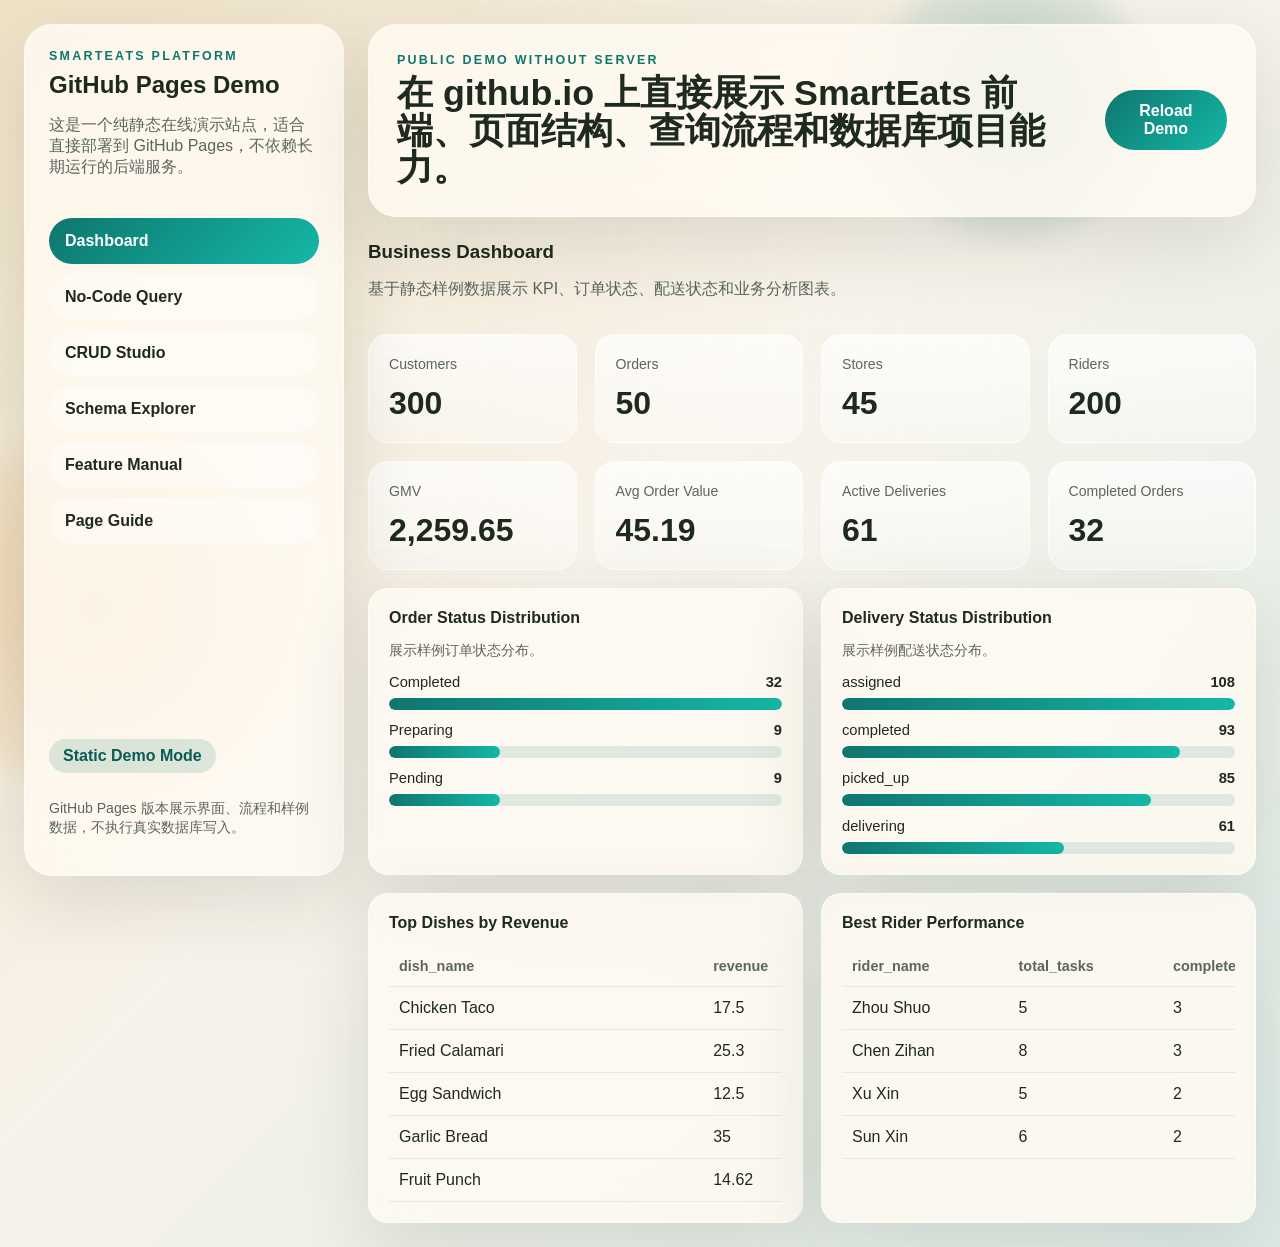
<file: docs/index.html>
<!DOCTYPE html>
<html lang="zh-CN">
<head>
  <meta charset="UTF-8">
  <meta name="viewport" content="width=device-width, initial-scale=1.0">
  <title>SmartEats GitHub Pages Demo</title>
  <link rel="stylesheet" href="./styles.css">
</head>
<body>
  <div class="background-orb orb-one"></div>
  <div class="background-orb orb-two"></div>
  <div class="background-grid"></div>

  <div class="app-shell">
    <aside class="sidebar">
      <div class="brand-card">
        <p class="eyebrow">SmartEats Platform</p>
        <h1>GitHub Pages Demo</h1>
        <p class="muted">这是一个纯静态在线演示站点，适合直接部署到 GitHub Pages，不依赖长期运行的后端服务。</p>
      </div>

      <nav class="nav-list">
        <button class="nav-item active" data-view="dashboard">Dashboard</button>
        <button class="nav-item" data-view="explorer">No-Code Query</button>
        <button class="nav-item" data-view="records">CRUD Studio</button>
        <button class="nav-item" data-view="schema">Schema Explorer</button>
        <button class="nav-item" data-view="manual">Feature Manual</button>
        <button class="nav-item" data-view="guide">Page Guide</button>
      </nav>

      <div class="sidebar-footer">
        <div class="status-pill success" id="health-pill">Static Demo Mode</div>
        <p class="small muted">GitHub Pages 版本展示界面、流程和样例数据，不执行真实数据库写入。</p>
      </div>
    </aside>

    <main class="main-panel">
      <header class="hero">
        <div>
          <p class="eyebrow">Public Demo Without Server</p>
          <h2>在 github.io 上直接展示 SmartEats 前端、页面结构、查询流程和数据库项目能力。</h2>
        </div>
        <div class="hero-actions">
          <button class="primary-btn" id="refresh-all-btn">Reload Demo</button>
        </div>
      </header>

      <section class="view active" id="view-dashboard">
        <div class="section-header">
          <div>
            <h3>Business Dashboard</h3>
            <p class="muted">基于静态样例数据展示 KPI、订单状态、配送状态和业务分析图表。</p>
          </div>
        </div>
        <div class="kpi-grid" id="kpi-grid"></div>
        <div class="grid-two">
          <article class="card">
            <div class="card-header">
              <h4>Order Status Distribution</h4>
              <p class="muted small">展示样例订单状态分布。</p>
            </div>
            <div id="order-status-chart" class="chart-stack"></div>
          </article>
          <article class="card">
            <div class="card-header">
              <h4>Delivery Status Distribution</h4>
              <p class="muted small">展示样例配送状态分布。</p>
            </div>
            <div id="delivery-status-chart" class="chart-stack"></div>
          </article>
        </div>
        <div class="grid-two">
          <article class="card">
            <div class="card-header">
              <h4>Top Dishes by Revenue</h4>
            </div>
            <div id="top-dishes-table" class="table-shell"></div>
          </article>
          <article class="card">
            <div class="card-header">
              <h4>Best Rider Performance</h4>
            </div>
            <div id="rider-performance-table" class="table-shell"></div>
          </article>
        </div>
      </section>

      <section class="view" id="view-explorer">
        <div class="section-header">
          <div>
            <h3>No-Code Query Builder</h3>
            <p class="muted">在 GitHub Pages 上仍可演示无代码查询体验，数据来自内置样例数据集。</p>
          </div>
        </div>
        <div class="card form-card">
          <div class="form-grid">
            <label>
              <span>Table</span>
              <select id="query-table"></select>
            </label>
            <label>
              <span>Search</span>
              <input id="query-search" type="text" placeholder="Search demo data...">
            </label>
            <label>
              <span>Sort By</span>
              <select id="query-sort"></select>
            </label>
            <label>
              <span>Direction</span>
              <select id="query-direction">
                <option value="asc">Ascending</option>
                <option value="desc">Descending</option>
              </select>
            </label>
            <label>
              <span>Page Size</span>
              <select id="query-page-size">
                <option value="5">5</option>
                <option value="10" selected>10</option>
                <option value="15">15</option>
              </select>
            </label>
          </div>
          <div class="filter-grid">
            <label>
              <span>Filter Field</span>
              <select id="filter-field"></select>
            </label>
            <label>
              <span>Operator</span>
              <select id="filter-operator">
                <option value="eq">Equals</option>
                <option value="ne">Not equal</option>
                <option value="lt">Less than</option>
                <option value="lte">Less than or equal</option>
                <option value="gt">Greater than</option>
                <option value="gte">Greater than or equal</option>
                <option value="like">Contains</option>
              </select>
            </label>
            <label>
              <span>Value</span>
              <input id="filter-value" type="text" placeholder="Filter value">
            </label>
            <div class="filter-actions">
              <button class="secondary-btn" id="add-filter-btn">Add Filter</button>
              <button class="ghost-btn" id="clear-filters-btn">Clear Filters</button>
            </div>
          </div>
          <div class="chips" id="active-filters"></div>
          <div class="form-actions">
            <button class="primary-btn" id="run-query-btn">Run Query</button>
          </div>
        </div>
        <div class="card">
          <div class="table-toolbar">
            <div id="query-meta" class="muted small"></div>
            <div class="pager">
              <button class="ghost-btn" id="prev-page-btn">Previous</button>
              <button class="ghost-btn" id="next-page-btn">Next</button>
            </div>
          </div>
          <div id="query-results" class="table-shell"></div>
        </div>
      </section>

      <section class="view" id="view-records">
        <div class="section-header">
          <div>
            <h3>CRUD Studio</h3>
            <p class="muted">GitHub Pages 模式下展示表单结构与交互流程，但不会提交到真实数据库。</p>
          </div>
        </div>
        <div class="grid-two">
          <article class="card form-card">
            <div class="card-header">
              <h4>Mutation Target</h4>
            </div>
            <div class="form-grid two-column">
              <label>
                <span>Table</span>
                <select id="crud-table"></select>
              </label>
              <label>
                <span>Action</span>
                <select id="crud-action">
                  <option value="create">Create</option>
                  <option value="update">Update</option>
                  <option value="delete">Delete</option>
                </select>
              </label>
            </div>
            <div class="subsection">
              <h5>Primary Key Fields</h5>
              <div id="crud-key-fields" class="dynamic-form"></div>
            </div>
            <div class="subsection">
              <h5>Value Fields</h5>
              <div id="crud-value-fields" class="dynamic-form"></div>
            </div>
            <div class="form-actions">
              <button class="primary-btn" id="run-mutation-btn">Simulate Action</button>
            </div>
          </article>
          <article class="card">
            <div class="card-header">
              <h4>Static Demo Notice</h4>
            </div>
            <ul class="feature-list">
              <li>这个页面展示真实系统的 CRUD 页面布局和输入字段结构。</li>
              <li>在 GitHub Pages 上不会直接修改数据库。</li>
              <li>适合老师、同学、评审在线看页面设计和操作流程。</li>
              <li>真实增删改功能需要运行 FastAPI 后端版本。</li>
            </ul>
            <div class="notice-box" id="mutation-result">GitHub Pages 模式下仅演示交互，不会写入数据。</div>
          </article>
        </div>
      </section>

      <section class="view" id="view-schema">
        <div class="section-header">
          <div>
            <h3>Schema Explorer</h3>
            <p class="muted">展示 SmartEats 核心表结构、字段类型、主键与可搜索列。</p>
          </div>
        </div>
        <div id="schema-grid" class="schema-grid"></div>
      </section>

      <section class="view" id="view-manual">
        <div class="section-header">
          <div>
            <h3>Feature Manual</h3>
            <p class="muted">总结站点功能、演示范围以及 GitHub Pages 版本和完整系统版之间的区别。</p>
          </div>
        </div>
        <div class="card">
          <div id="manual-list" class="manual-list"></div>
        </div>
      </section>

      <section class="view" id="view-guide">
        <div class="section-header">
          <div>
            <h3>Page Guide</h3>
            <p class="muted">专门说明网站中每一个页面的用途、适用对象和可展示内容。</p>
          </div>
        </div>
        <div id="page-guide" class="guide-grid"></div>
      </section>
    </main>
  </div>

  <div class="toast" id="toast"></div>
  <script src="./app.js" defer></script>
</body>
</html>
</file>
<file: docs/styles.css>
:root {
  --bg: #f5efe3;
  --panel: rgba(255, 250, 242, 0.82);
  --text: #1f2a1f;
  --muted: #5b665f;
  --accent: #0f766e;
  --accent-strong: #0a5b55;
  --secondary: #d97706;
  --line: rgba(31, 42, 31, 0.08);
  --shadow: 0 25px 80px rgba(35, 32, 20, 0.12);
  --radius-xl: 28px;
  --radius-lg: 20px;
  --radius-md: 14px;
}

* {
  box-sizing: border-box;
}

body {
  margin: 0;
  font-family: "Segoe UI", "Avenir Next", sans-serif;
  color: var(--text);
  background: linear-gradient(135deg, #efe2c6 0%, #f8f3ea 45%, #ddece7 100%);
  min-height: 100vh;
  overflow-x: hidden;
}

button,
input,
select,
textarea {
  font: inherit;
}

.background-orb {
  position: fixed;
  border-radius: 50%;
  filter: blur(12px);
  opacity: 0.5;
  pointer-events: none;
  animation: drift 14s ease-in-out infinite alternate;
}

.orb-one {
  width: 280px;
  height: 280px;
  top: -40px;
  right: 10%;
  background: radial-gradient(circle, rgba(15, 118, 110, 0.55), rgba(15, 118, 110, 0));
}

.orb-two {
  width: 360px;
  height: 360px;
  left: -80px;
  bottom: 12%;
  background: radial-gradient(circle, rgba(217, 119, 6, 0.45), rgba(217, 119, 6, 0));
  animation-duration: 18s;
}

.background-grid {
  position: fixed;
  inset: 0;
  background-image: linear-gradient(rgba(255, 255, 255, 0.2) 1px, transparent 1px), linear-gradient(90deg, rgba(255, 255, 255, 0.16) 1px, transparent 1px);
  background-size: 32px 32px;
  mask-image: radial-gradient(circle at center, black 45%, transparent 85%);
  pointer-events: none;
}

.app-shell {
  position: relative;
  display: grid;
  grid-template-columns: 320px 1fr;
  gap: 24px;
  padding: 24px;
}

.sidebar,
.card,
.hero {
  backdrop-filter: blur(18px);
  background: var(--panel);
  border: 1px solid rgba(255, 255, 255, 0.5);
  box-shadow: var(--shadow);
}

.sidebar {
  position: sticky;
  top: 24px;
  align-self: start;
  min-height: calc(100vh - 48px);
  padding: 24px;
  border-radius: var(--radius-xl);
  display: flex;
  flex-direction: column;
  gap: 24px;
}

.brand-card h1,
.hero h2,
.section-header h3,
.card-header h4 {
  margin: 0;
}

.eyebrow {
  margin: 0 0 8px;
  text-transform: uppercase;
  letter-spacing: 0.18em;
  font-size: 0.78rem;
  color: var(--accent);
  font-weight: 700;
}

.muted {
  color: var(--muted);
}

.small {
  font-size: 0.88rem;
}

.nav-list {
  display: grid;
  gap: 10px;
}

.nav-item,
.primary-btn,
.secondary-btn,
.ghost-btn {
  border: none;
  border-radius: 999px;
  cursor: pointer;
  transition: transform 0.18s ease, opacity 0.18s ease, background 0.18s ease;
}

.nav-item {
  padding: 14px 16px;
  text-align: left;
  background: rgba(255, 255, 255, 0.38);
  color: var(--text);
  font-weight: 600;
}

.nav-item.active {
  background: linear-gradient(135deg, var(--accent), #14b8a6);
  color: white;
}

.nav-item:hover,
.primary-btn:hover,
.secondary-btn:hover,
.ghost-btn:hover {
  transform: translateY(-1px);
}

.sidebar-footer {
  margin-top: auto;
  display: grid;
  gap: 12px;
}

.status-pill {
  display: inline-flex;
  align-items: center;
  width: fit-content;
  padding: 8px 14px;
  border-radius: 999px;
  background: rgba(255, 255, 255, 0.55);
  font-weight: 700;
}

.status-pill.success {
  background: rgba(15, 118, 110, 0.14);
  color: var(--accent-strong);
}

.main-panel {
  min-width: 0;
}

.hero {
  border-radius: var(--radius-xl);
  padding: 28px;
  display: flex;
  justify-content: space-between;
  gap: 18px;
  align-items: center;
  margin-bottom: 24px;
}

.hero h2 {
  max-width: 780px;
  font-size: clamp(1.7rem, 2.8vw, 3rem);
  line-height: 1.05;
}

.view {
  display: none;
  gap: 18px;
}

.view.active {
  display: grid;
}

.section-header {
  display: flex;
  justify-content: space-between;
  align-items: end;
}

.kpi-grid,
.grid-two,
.schema-grid,
.guide-grid {
  display: grid;
  gap: 18px;
}

.kpi-grid {
  grid-template-columns: repeat(auto-fit, minmax(180px, 1fr));
}

.grid-two {
  grid-template-columns: repeat(2, minmax(0, 1fr));
}

.schema-grid,
.guide-grid {
  grid-template-columns: repeat(auto-fit, minmax(280px, 1fr));
}

.card,
.guide-card {
  border-radius: var(--radius-lg);
  padding: 20px;
}

.guide-card,
.schema-card {
  background: rgba(255,255,255,0.45);
  border: 1px solid rgba(255,255,255,0.5);
}

.kpi-card {
  padding: 20px;
  border-radius: var(--radius-lg);
  background: linear-gradient(180deg, rgba(255,255,255,0.72), rgba(255,255,255,0.36));
  border: 1px solid rgba(255,255,255,0.6);
}

.kpi-card strong {
  display: block;
  margin-top: 12px;
  font-size: 2rem;
}

.card-header {
  margin-bottom: 14px;
}

.chart-stack,
.dynamic-form,
.form-grid,
.filter-grid,
.schema-columns,
.guide-points {
  display: grid;
  gap: 12px;
}

.chart-row {
  display: grid;
  gap: 8px;
}

.chart-meta {
  display: flex;
  justify-content: space-between;
  font-size: 0.92rem;
}

.chart-bar {
  position: relative;
  height: 12px;
  border-radius: 999px;
  overflow: hidden;
  background: rgba(15, 118, 110, 0.12);
}

.chart-bar > span {
  display: block;
  height: 100%;
  border-radius: inherit;
  background: linear-gradient(90deg, var(--accent), #14b8a6);
}

.table-shell {
  overflow: auto;
}

.data-table {
  width: 100%;
  border-collapse: collapse;
  min-width: 640px;
}

.data-table th,
.data-table td {
  padding: 12px 10px;
  border-bottom: 1px solid var(--line);
  text-align: left;
  vertical-align: top;
}

.data-table th {
  font-size: 0.9rem;
  color: var(--muted);
}

.form-grid {
  grid-template-columns: repeat(auto-fit, minmax(180px, 1fr));
}

.form-grid.two-column {
  grid-template-columns: repeat(2, minmax(0, 1fr));
}

.filter-grid {
  grid-template-columns: 1.2fr 1fr 1.5fr auto;
  align-items: end;
}

label {
  display: grid;
  gap: 8px;
  font-weight: 600;
}

input,
select,
textarea {
  padding: 12px 14px;
  border-radius: var(--radius-md);
  border: 1px solid rgba(31, 42, 31, 0.1);
  background: rgba(255, 255, 255, 0.7);
  color: var(--text);
}

.primary-btn {
  background: linear-gradient(135deg, var(--accent), #14b8a6);
  color: white;
  padding: 12px 18px;
  font-weight: 700;
}

.secondary-btn {
  background: linear-gradient(135deg, var(--secondary), #f59e0b);
  color: white;
  padding: 12px 18px;
  font-weight: 700;
}

.ghost-btn {
  padding: 11px 16px;
  background: rgba(255, 255, 255, 0.5);
  color: var(--text);
  font-weight: 700;
}

.form-actions,
.table-toolbar,
.filter-actions,
.pager {
  display: flex;
  gap: 12px;
  align-items: center;
  justify-content: space-between;
  flex-wrap: wrap;
}

.chips {
  display: flex;
  gap: 10px;
  flex-wrap: wrap;
}

.chip {
  display: inline-flex;
  align-items: center;
  gap: 8px;
  padding: 8px 12px;
  border-radius: 999px;
  background: rgba(15, 118, 110, 0.1);
  color: var(--accent-strong);
  font-weight: 700;
}

.chip button {
  background: transparent;
  border: none;
  cursor: pointer;
  color: inherit;
}

.subsection {
  display: grid;
  gap: 10px;
}

.subsection h5,
.guide-card h4 {
  margin: 0;
}

.notice-box,
.guide-point,
.schema-column {
  padding: 14px;
  border-radius: var(--radius-md);
  background: rgba(255,255,255,0.55);
  color: var(--muted);
}

.feature-list,
.manual-list {
  margin: 0;
  padding-left: 18px;
  display: grid;
  gap: 10px;
}

.toast {
  position: fixed;
  right: 24px;
  bottom: 24px;
  padding: 14px 18px;
  border-radius: 14px;
  background: rgba(26, 32, 22, 0.92);
  color: white;
  opacity: 0;
  pointer-events: none;
  transform: translateY(16px);
  transition: opacity 0.2s ease, transform 0.2s ease;
}

.toast.show {
  opacity: 1;
  transform: translateY(0);
}

@keyframes drift {
  from { transform: translate3d(0, 0, 0) scale(1); }
  to { transform: translate3d(40px, -20px, 0) scale(1.12); }
}

@media (max-width: 1100px) {
  .app-shell {
    grid-template-columns: 1fr;
  }

  .sidebar {
    position: relative;
    min-height: auto;
  }

  .grid-two {
    grid-template-columns: 1fr;
  }

  .filter-grid {
    grid-template-columns: 1fr;
  }
}

@media (max-width: 720px) {
  .app-shell {
    padding: 14px;
  }

  .hero,
  .sidebar,
  .card,
  .guide-card {
    padding: 16px;
  }
}
</file>
